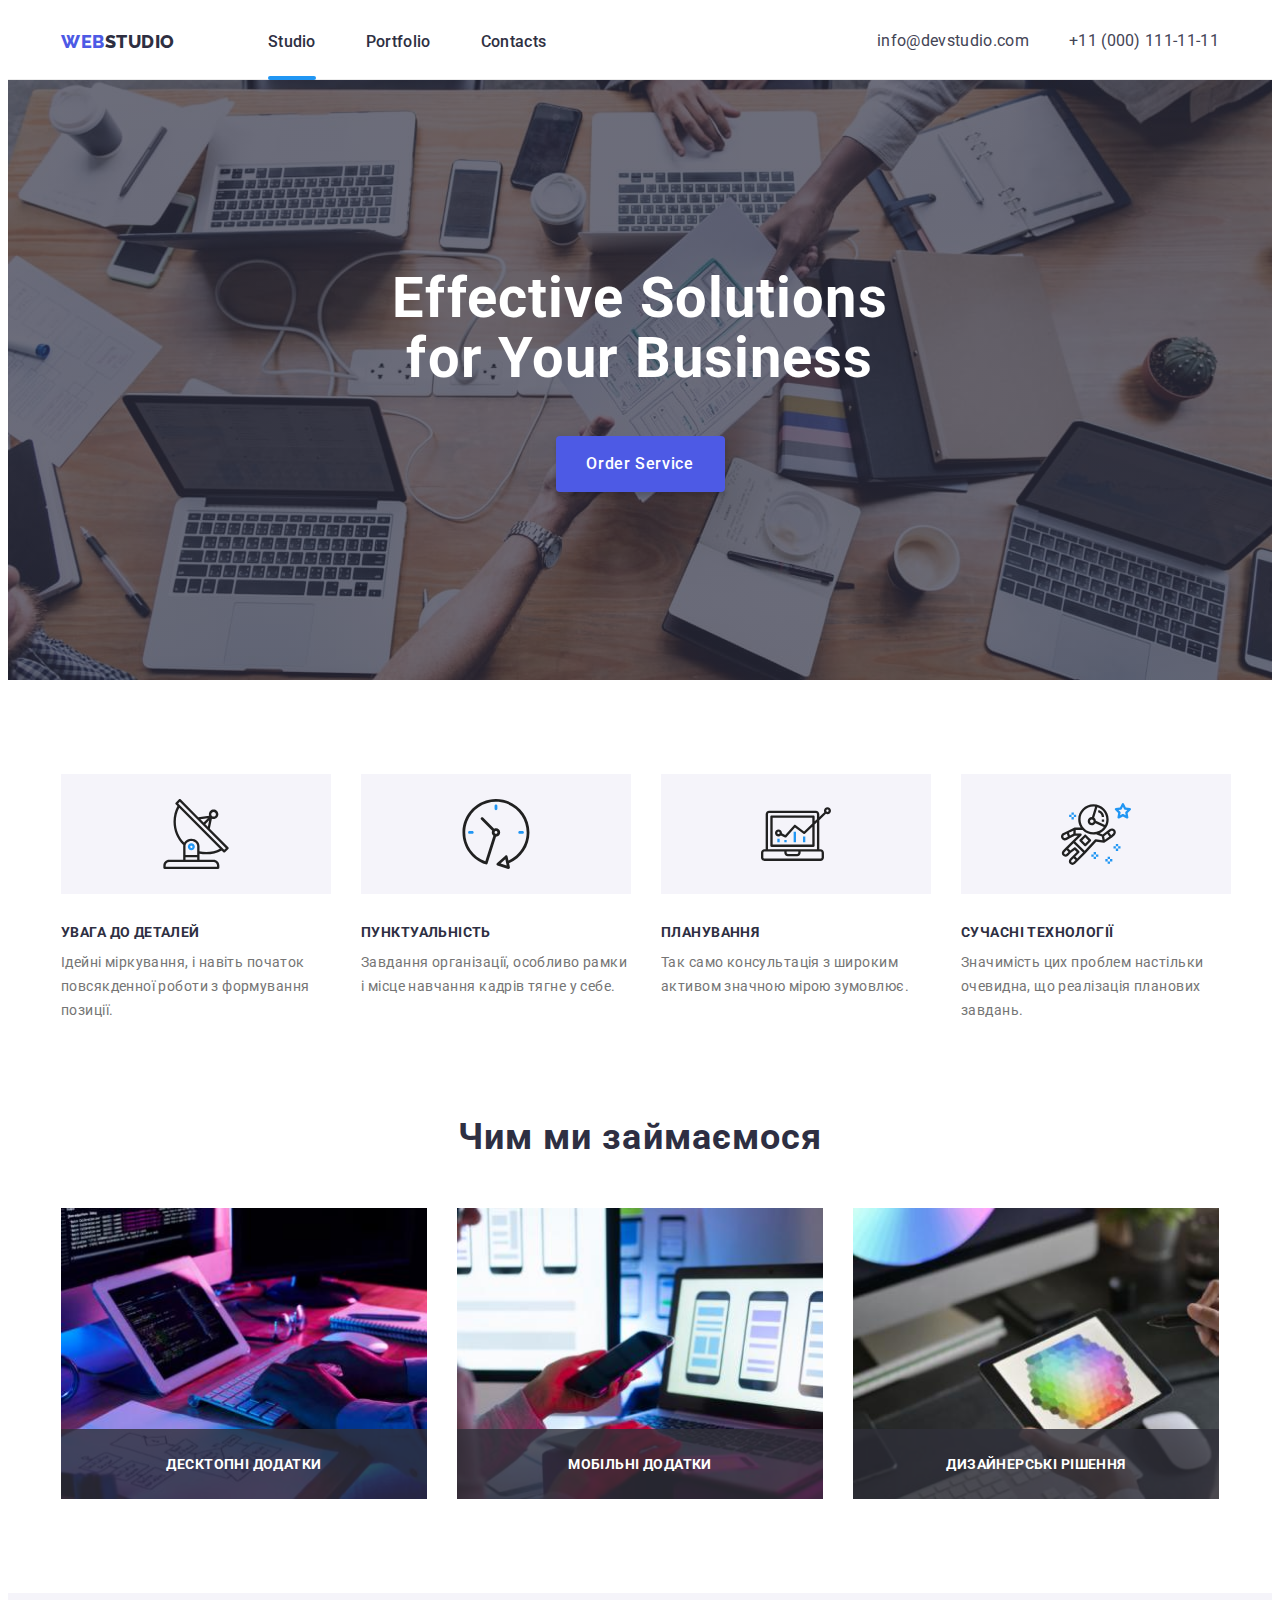
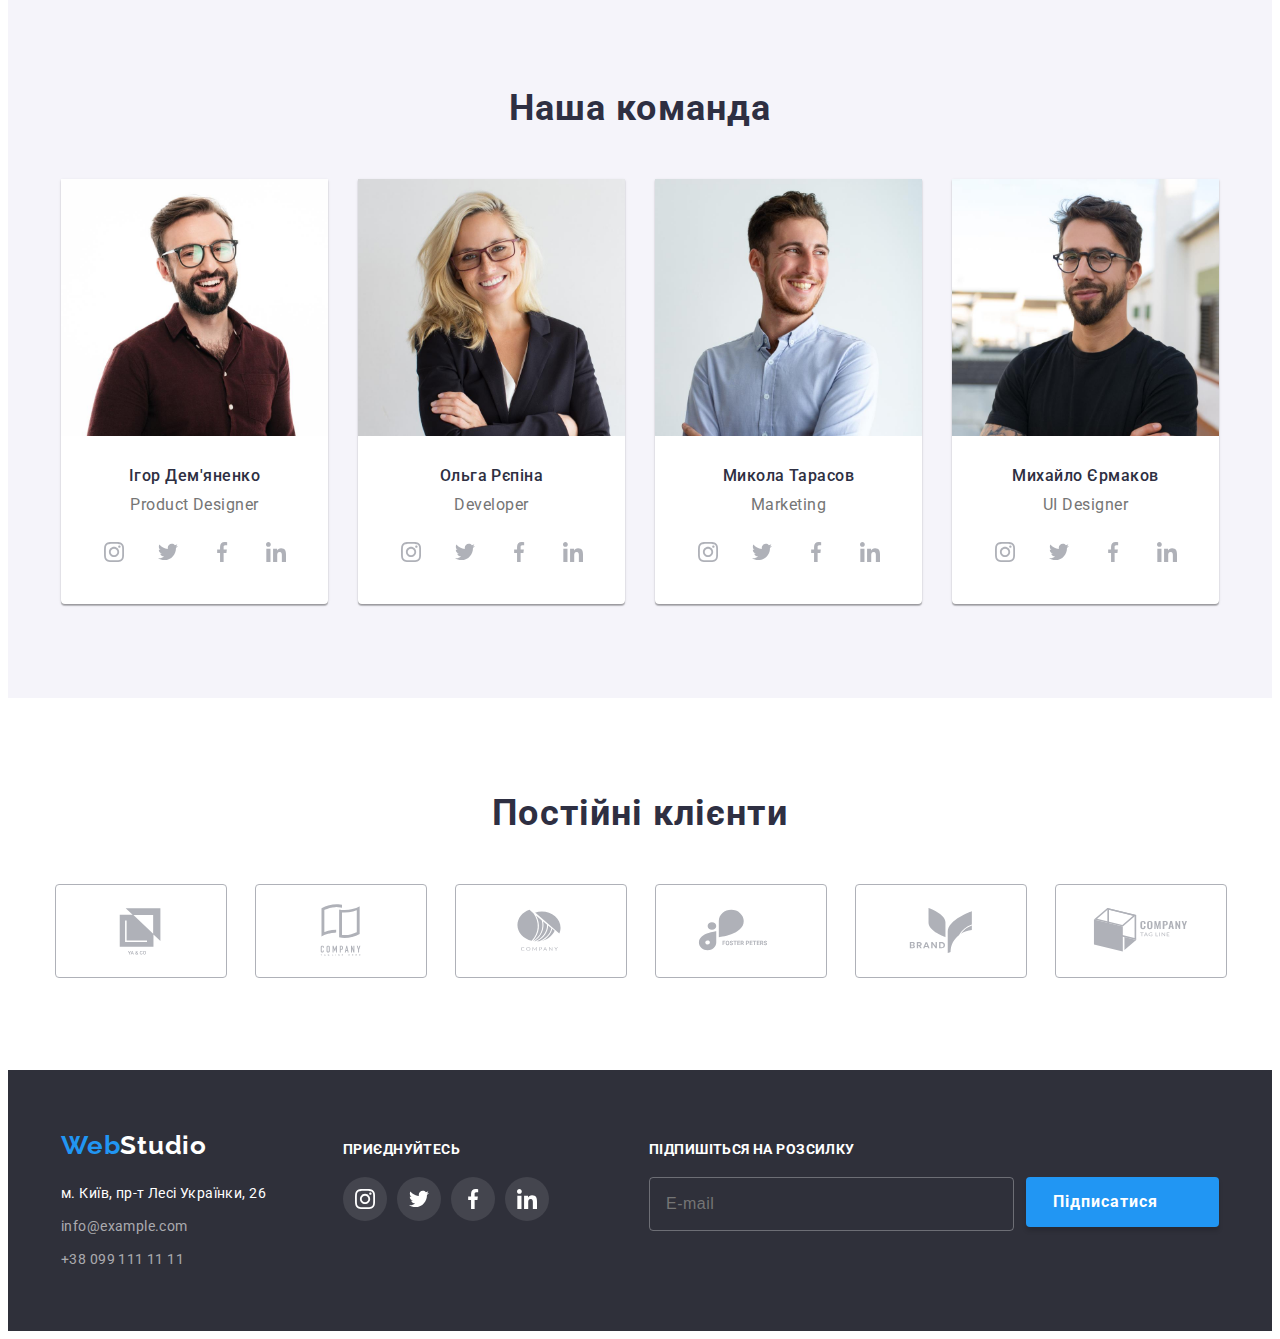
<file: index.html>
<!DOCTYPE html>
<html lang="en">
  <head>
    <meta charset="UTF-8" />
    <meta http-equiv="X-UA-Compatible" content="IE=edge" />
    <meta name="viewport" content="width=device-width, initial-scale=1.0" />
    <title>WebStudio</title>
    <link rel="preconnect" href="https://fonts.googleapis.com" />
    <link rel="preconnect" href="https://fonts.gstatic.com" crossorigin />
    <link
      href="https://fonts.googleapis.com/css2?family=Raleway:wght@800&family=Roboto:wght@400;500;700;900&display=swap"
      rel="stylesheet"
    />
    <link
      rel="stylesheet"
      href="https://cdnjs.cloudflare.com/ajax/libs/modern-normalize/1.1.0/modern-normalize.min.css"
      integrity="sha512-wpPYUAdjBVSE4KJnH1VR1HeZfpl1ub8YT/NKx4PuQ5NmX2tKuGu6U/JRp5y+Y8XG2tV+wKQpNHVUX03MfMFn9Q=="
      crossorigin="anonymous"
      referrerpolicy="no-referrer"
    />
    <link rel="stylesheet" href="./css/styles.css" />
    
  </head>

  <body>
    <header class="header">
      <div class="header__wrap container">
        <!--Site logo-->
        <a href="./index.html" class="logo header__logo"
          ><span class="logo__label">Web</span>Studio</a
        >

        <!--Menu navigation-->
        <nav class="navigation">
          <ul class="navigation__list">
            <li class="navigation__item">
              <a
                href="./index.html"
                class="navigation__link navigation__link--current"
                >Studio</a
              >
            </li>
            <li class="navigation__item">
              <a href="./portfolio.html" class="navigation__link">Portfolio</a>
            </li>
            <li class="navigation__item">
              <a href="#" class="navigation__link">Contacts</a>
            </li>
          </ul>
        </nav>
        <ul class="contact__list">
          <li class="contact__item">
            <a href="mailto:info@devstudio.com" class="contact__link">
              
              info@devstudio.com</a
            >
          </li>
          <li class="contact__item">
            <a href="tel:+110001111111" class="contact__link">
              +11 (000) 111-11-11</a>
          </li>
        </ul>
      </div>
    </header>

    <main>
      <!--Hero-->
      <section class="hero">
        <div class="container">
          <h1 class="hero__title">Effective Solutions for Your Business</h1>

          <button type="button" class="hero__btn" data-modal-open>
            Order Service
          </button>
        </div>
      </section>

      <!--Features-->
      <section class="section">
        <div class="container">
          <h2 class="visually-hidden">Переваги</h2>

          <ul class="features__list">
            <li class="features__item">
              <div class="features__logo-wrap">
                <svg class="features__logo" width="70" height="70">
                  <use href="./images/icons.svg#icon-antenna"></use>
                </svg>
              </div>
              <h3 class="features__title">Увага до деталей</h3>
              <p class="features__text">
                Ідейні міркування, і навіть початок повсякденної роботи з
                формування позиції.
              </p>
            </li>

            <li class="features__item">
              <div class="features__logo-wrap">
                <svg class="features__logo" width="70" height="70">
                  <use href="./images/icons.svg#icon-clock"></use>
                </svg>
              </div>
              <h3 class="features__title">Пунктуальність</h3>
              <p class="features__text">
                Завдання організації, особливо рамки і місце навчання кадрів
                тягне у себе.
              </p>
            </li>

            <li class="features__item">
              <div class="features__logo-wrap">
                <svg class="features__logo" width="70" height="70">
                  <use href="./images/icons.svg#icon-diagram"></use>
                </svg>
              </div>
              <h3 class="features__title">Планування</h3>
              <p class="features__text">
                Так само консультація з широким активом значною мірою зумовлює.
              </p>
            </li>

            <li class="features__item">
              <div class="features__logo-wrap">
                <svg class="features__logo" width="70" height="70">
                  <use href="./images/icons.svg#icon-astronaut"></use>
                </svg>
              </div>
              <h3 class="features__title">Сучасні технології</h3>
              <p class="features__text">
                Значимість цих проблем настільки очевидна, що реалізація
                планових завдань.
              </p>
            </li>
          </ul>
        </div>
      </section>

      <!--Promo-->

      <section class="promo section">
        <div class="container">
          <h2 class="promo__title">Чим ми займаємося</h2>

          <ul class="promo__list">
            <li class="promo__item">
              <img
                src="./images/img1.jpg"
                alt="Desktop"
                width="370"
                height="294"
              />
              <p class="promo_text">Десктопні додатки</p>
            </li>
            <li class="promo__item">
              <img
                src="./images/img2.jpg"
                alt="Mobile app"
                width="370"
                height="294"
              />
              <p class="promo_text">Мобільні додатки</p>
            </li>
            <li class="promo__item">
              <img
                src="./images/img3.jpg"
                alt="Desing"
                width="370"
                height="294"
              />
              <p class="promo_text">Дизайнерські рішення</p>
            </li>
          </ul>
        </div>
      </section>

      <!--Team-->

      <section class="team section">
        <div class="container">
          <h2 class="team__title">Наша команда</h2>

          <ul class="team__list">
            <li class="team__item">
              <img
                src="./images/ihor_demianenko.jpg"
                alt="Ігор Дем'яненко"
                width="270"
                height="260"
              />
              <div class="team__wrap">
                <h3 class="team__name">Ігор Дем'яненко</h3>
                <p class="team__work">Product Designer</p>
                <ul class="socials">
                  <li class="socials__item">
                    <a href="" class="socials__link"
                      ><svg class="socials__icon" width="20" height="20">
                        <use
                          href="./images/icons.svg#icon-instagram"
                        ></use></svg></a>
                  </li>
                  <li class="socials__item">
                    <a href="" class="socials__link"
                      ><svg class="socials__icon" width="20" height="20">
                        <use href="./images/icons.svg#icon-twitter"></use></svg></a>
                  </li>
                  <li class="socials__item">
                    <a href="" class="socials__link"
                      ><svg class="socials__icon" width="20" height="20">
                        <use href="./images/icons.svg#icon-facebook"></use></svg></a>
                  </li>
                  <li class="socials__item">
                    <a href="" class="socials__link"
                      ><svg class="socials__icon" width="20" height="20">
                        <use href="./images/icons.svg#icon-linkedin"></use></svg></a>
                  </li>
                </ul>
              </div>
            </li>

            <li class="team__item">
              <img
                src="./images/olha_repina.jpg"
                alt="Ольга Рєпіна"
                width="270"
                height="260"
              />
              <div class="team__wrap">
                <h3 class="team__name">Ольга Рєпіна</h3>
                <p class="team__work">Developer</p>
                <ul class="socials">
                  <li class="socials__item">
                    <a href="" class="socials__link"
                      ><svg class="socials__icon" width="20" height="20">
                        <use
                          href="./images/icons.svg#icon-instagram"
                        ></use></svg></a>
                  </li>
                  <li class="socials__item">
                    <a href="" class="socials__link"
                      ><svg class="socials__icon" width="20" height="20">
                        <use href="./images/icons.svg#icon-twitter"></use></svg></a>
                  </li>
                  <li class="socials__item">
                    <a href="" class="socials__link"
                      ><svg class="socials__icon" width="20" height="20">
                        <use href="./images/icons.svg#icon-facebook"></use></svg></a>
                  </li>
                  <li class="socials__item">
                    <a href="" class="socials__link"
                      ><svg class="socials__icon" width="20" height="20">
                        <use href="./images/icons.svg#icon-linkedin"></use></svg></a>
                  </li>
                </ul>
              </div>
            </li>

            <li class="team__item">
              <img
                src="./images/nikolai_tarasov.jpg"
                alt="Микола Тарасов"
                width="270"
                height="260"
              />
              <div class="team__wrap">
                <h3 class="team__name">Микола Тарасов</h3>
                <p class="team__work">Marketing</p>
                <ul class="socials">
                  <li class="socials__item">
                    <a href="" class="socials__link"
                      ><svg class="socials__icon" width="20" height="20">
                        <use
                          href="./images/icons.svg#icon-instagram"
                        ></use></svg></a>
                  </li>
                  <li class="socials__item">
                    <a href="" class="socials__link"
                      ><svg class="socials__icon" width="20" height="20">
                        <use href="./images/icons.svg#icon-twitter"></use></svg></a>
                  </li>
                  <li class="socials__item">
                    <a href="" class="socials__link"
                      ><svg class="socials__icon" width="20" height="20">
                        <use href="./images/icons.svg#icon-facebook"></use></svg></a>
                  </li>
                  <li class="socials__item">
                    <a href="" class="socials__link"
                      ><svg class="socials__icon" width="20" height="20">
                        <use href="./images/icons.svg#icon-linkedin"></use></svg></a>
                  </li>
                </ul>
              </div>
            </li>

            <li class="team__item">
              <img
                src="./images/mikhail_ermakov.jpg"
                alt="Михайло Єрмаков"
                width="270"
                height="260"
              />
              <div class="team__wrap">
                <h3 class="team__name">Михайло Єрмаков</h3>
                <p class="team__work">UI Designer</p>
                <ul class="socials">
                  <li class="socials__item">
                    <a href="" class="socials__link"
                      ><svg class="socials__icon" width="20" height="20">
                        <use
                          href="./images/icons.svg#icon-instagram"
                        ></use></svg></a>
                  </li>
                  <li class="socials__item">
                    <a href="" class="socials__link"
                      ><svg class="socials__icon" width="20" height="20">
                        <use href="./images/icons.svg#icon-twitter"></use></svg></a>
                  </li>
                  <li class="socials__item">
                    <a href="" class="socials__link"
                      ><svg class="socials__icon" width="20" height="20">
                        <use href="./images/icons.svg#icon-facebook"></use></svg></a>
                  </li>
                  <li class="socials__item">
                    <a href="" class="socials__link"
                      ><svg class="socials__icon" width="20" height="20">
                        <use href="./images/icons.svg#icon-linkedin"></use></svg></a>
                  </li>
                </ul>
              </div>
            </li>
          </ul>
        </div>
      </section>

      <!-- Clients -->

      <section class="clients section">
        <div class="container">
          <h2 class="clients__title">Постійні клієнти</h2>

          <ul class="clients__list">
            <li class="clients__item">
              <a href="#" class="clients__link">
                <svg class="clients-icon" width="106" height="60">
                  <use href="./images/icons.svg#icon-client1"></use>
                </svg>
              </a>
            </li>

            <li class="clients__item">
              <a href="#" class="clients__link">
                <svg class="clients-icon" width="106" height="60">
                  <use href="./images/icons.svg#icon-client2"></use>
                </svg>
              </a>
            </li>

            <li class="clients__item">
              <a href="#" class="clients__link">
                <svg class="clients-icon" width="106" height="60">
                  <use href="./images/icons.svg#icon-client3"></use>
                </svg>
              </a>
            </li>

            <li class="clients__item">
              <a href="#" class="clients__link">
                <svg class="clients-icon" width="106" height="60">
                  <use href="./images/icons.svg#icon-client4"></use>
                </svg>
              </a>
            </li>

            <li class="clients__item">
              <a href="#" class="clients__link">
                <svg class="clients-icon" width="106" height="60">
                  <use href="./images/icons.svg#icon-client5"></use>
                </svg>
              </a>
            </li>

            <li class="clients__item">
              <a href="#" class="clients__link">
                <svg class="clients-icon" width="106" height="60">
                  <use href="./images/icons.svg#icon-client6"></use>
                </svg>
              </a>
            </li>
          </ul>
        </div>
      </section>
    </main>

    <footer class="footer">
      <div class="container footer__wrap">
        <div class="contacts">
          <!--Site logo-->
          <a href="./index.html" class="contacts__logo"
            ><span class="contacts__label">Web</span>Studio</a
          >

          <address class="contacts__adsress">
            <ul class="contacts__list">
              <li class="contacts__item">
                <a
                  href="https://www.google.com.ua/maps/place/%D0%B1%D1%83%D0%BB%D1%8C%D0%B2%D0%B0%D1%80+%D0%9B%D0%B5%D1%81%D1%96+%D0%A3%D0%BA%D1%80%D0%B0%D1%97%D0%BD%D0%BA%D0%B8,+26,+%D0%9A%D0%B8%D1%97%D0%B2,+02000/@50.4265841,30.5361971,17z/data=!3m1!4b1!4m5!3m4!1s0x40d4cf0e033ecbe9:0x57a4dffefec77da0!8m2!3d50.4265807!4d30.5383858?hl=uk"
                  target="_blank"
                  rel="noopener noreferrer nofollow"
                  class="contacts__link"
                  >м. Київ, пр-т Лесі Українки, 26</a
                >
              </li>
              <li class="contacts__item">
                <a
                  href="mailto:info@example.com"
                  class="contacts__link contacts__link--grey"
                  >info@example.com</a
                >
              </li>
              <li class="contacts__item">
                <a
                  href="tel:+380991111111"
                  class="contacts__link contacts__link--grey"
                  >+38 099 111 11 11</a
                >
              </li>
            </ul>
          </address>
        </div>

        <div class="social">
          <h3 class="social__title">приєднуйтесь</h3>
          <ul class="social__list">
            <li class="social__item">
              <a href="" class="social__link"
                ><svg class="social__icon" width="20" height="20">
                  <use href="./images/icons.svg#icon-instagram"></use></svg></a>
            </li>
            <li class="social__item">
              <a href="" class="social__link"
                ><svg class="social__icon" width="20" height="20">
                  <use href="./images/icons.svg#icon-twitter"></use></svg></a>
            </li>
            <li class="social__item">
              <a href="" class="social__link"
                ><svg class="social__icon" width="20" height="20">
                  <use href="./images/icons.svg#icon-facebook"></use></svg></a>
            </li>
            <li class="social__item">
              <a href="" class="social__link"
                ><svg class="social__icon" width="20" height="20">
                  <use href="./images/icons.svg#icon-linkedin"></use></svg></a>
            </li>
          </ul>
        </div>

        <div class="subscription">
          <p class="subscription__title">Підпишіться на розсилку</p>
          <div class="subscription__wrap">
            <form name="subscription" class="subscription__form">
              <label
                name="subscription-form"
                for="subscription__input"
                class="subscription__label"
              ></label>
              <input
                id="subscription__input"
                type="email"
                class="subscription__input"
                name="subscription__input"
                placeholder="E-mail"
                required
              />
              <button type="submit" class="subscription-btn">
                Підписатися<svg
                  class="subscription-btn__icon"
                  width="24"
                  height="24"
                >
                  <use href="./images/icons.svg#icon-send"></use>
                </svg>
              </button>
            </form>
          </div>
        </div>
      </div>
    </footer>

    <div class="backdrop is-hidden" data-modal>
      <div class="modal">
        <button type="button" class="modal-close" data-modal-close>
          <svg class="modal-close-icon" width="18" height="18">
            <use href="./images/icons.svg#icon-close"></use>
          </svg>
        </button>

        <p class="modal-title">Залиште свої дані, ми вам передзвонимо</p>

        <form class="modal-form">
          <div class="input-field">
            <label for="user-name" class="input-title">Ім'я</label>
            <div class="input-wrap">
              <input
                type="text"
                class="form-input"
                name="user-name"
                id="user-name"
                required
              />
              <svg class="input-icon" width="18" height="18">
                <use href="./images/icons.svg#icon-person"></use>
              </svg>
            </div>
          </div>

          <div class="input-field">
            <label for="user-tel" class="input-title">Телефон</label>
            <div class="input-wrap">
              <input
                type="tel"
                minlength="10"
                class="form-input"
                name="user-tel"
                id="user-tel"
                required
              />
              <svg class="input-icon" width="18" height="18">
                <use href="./images/icons.svg#icon-phone"></use>
              </svg>
            </div>
          </div>
          <div class="input-field">
            <label for="user-email" class="input-title">Пошта</label>
            <div class="input-wrap">
              <input
                type="email"
                class="form-input"
                name="user-email"
                id="user-email"
                required
              />
              <svg class="input-icon" width="18" height="18">
                <use href="./images/icons.svg#icon-email"></use>
              </svg>
            </div>
          </div>

          <div class="input-field">
            <label for="user-comment" class="input-title">Коментар</label>
            <textarea
              name="user-comment"
              id="user-comment"
              class="modal-text"
              placeholder="Введіть текст"
            ></textarea>
          </div>

          <div class="input-field">
            <input
              type="checkbox"
              class="input-check visually-hidden"
              name="user-policy"
              id="user-policy"
              value="true"
              required
            />
            <label for="user-policy" class="check-text">
              <span>
                <svg class="check-icon" width="16" height="15">
                  <use href="./images/icons.svg#icon-check"></use>
                </svg>
              </span>
              Погоджуюся з розсилкою та приймаю
              <a href="#" class="user-policy-link">Умови договору</a></label
            >
          </div>

          <button type="submit" class="submit-input-btn">Відправити</button>
        </form>
      </div>
    </div>
    <script src="./js/modal.js"></script>
  </body>
</html>
</file>
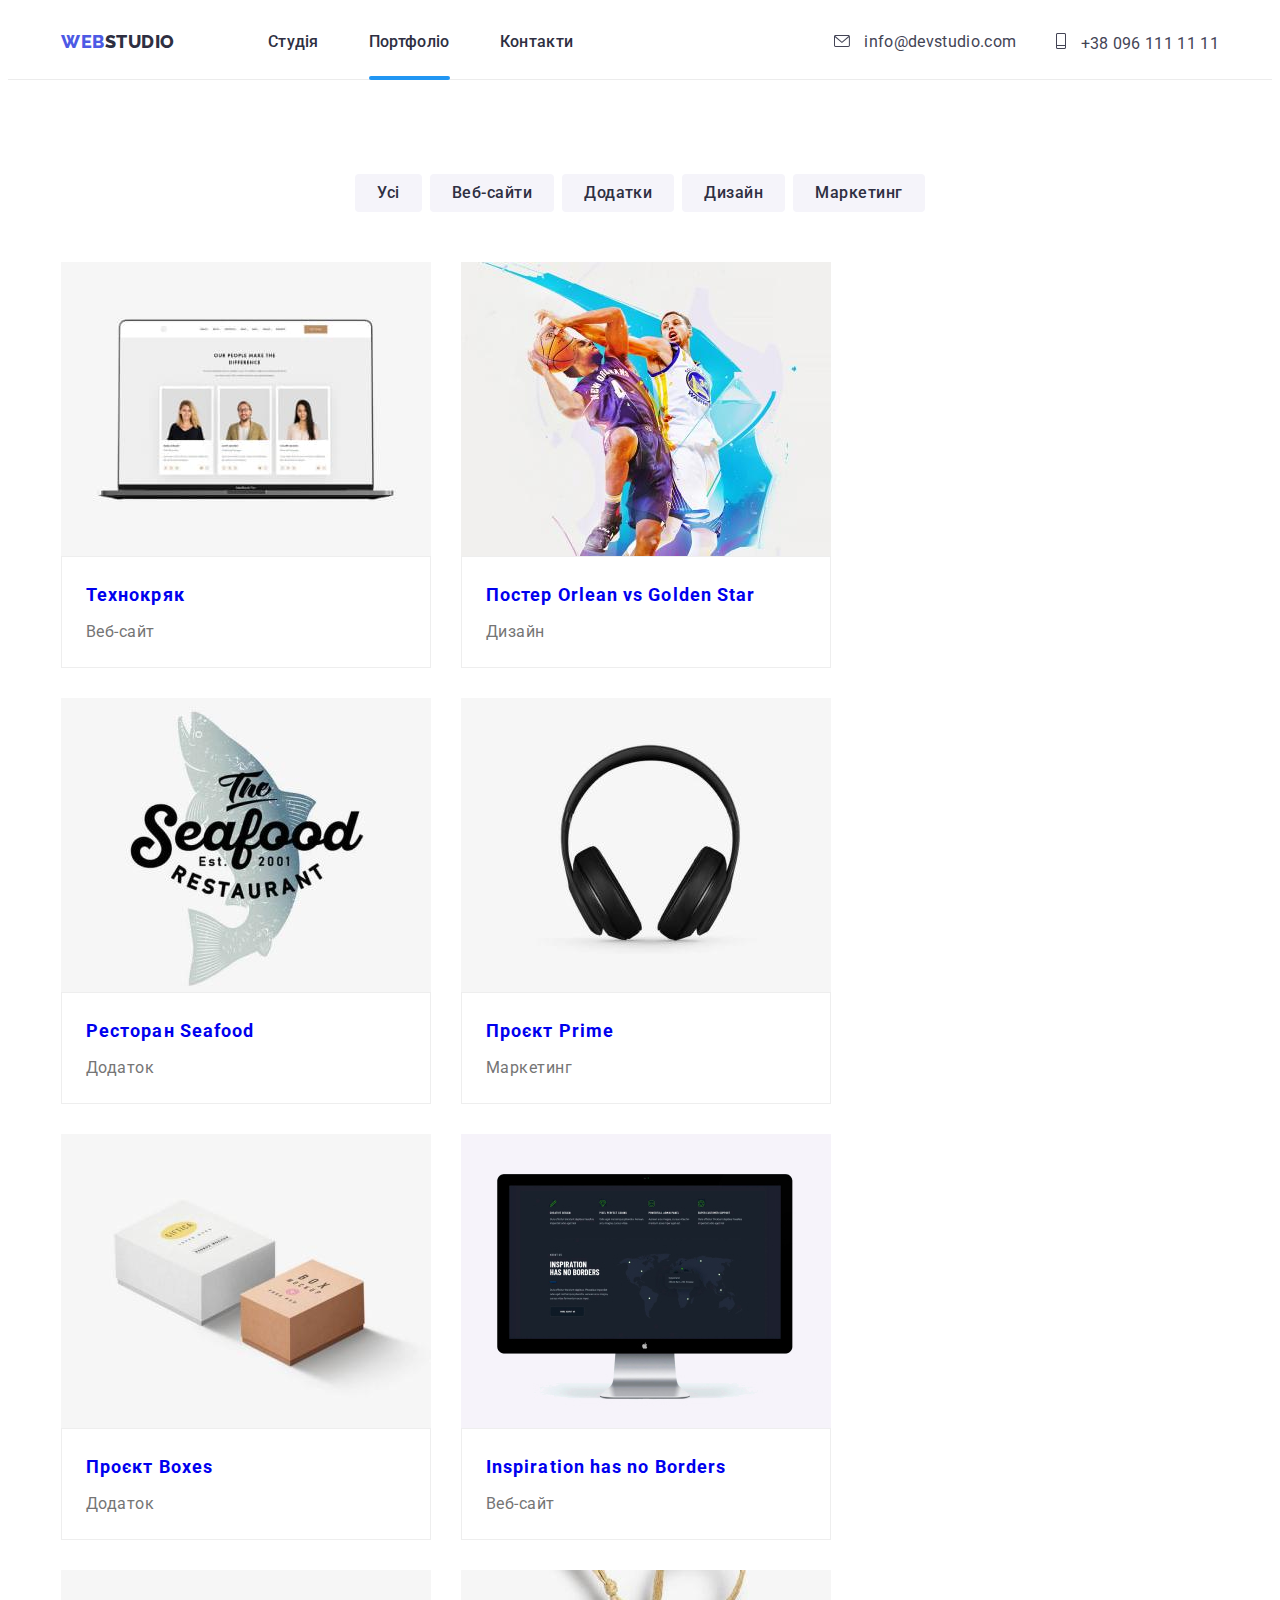
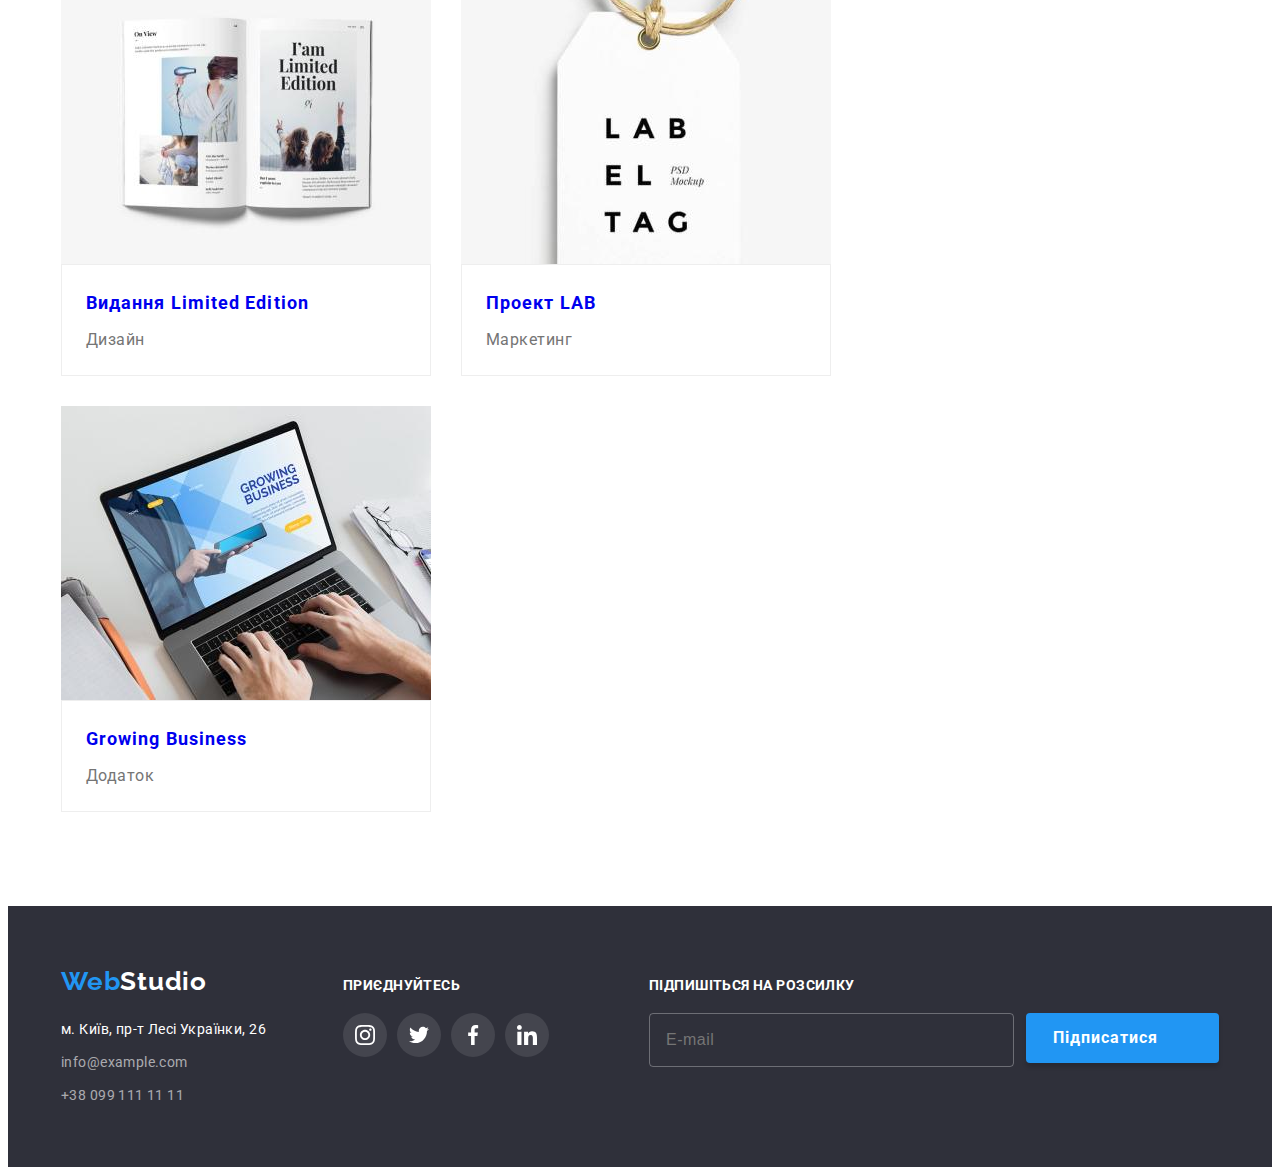
<file: portfolio.html>
<!DOCTYPE html>
<html lang="uk">
  <head>
    <meta charset="UTF-8" />
    <meta http-equiv="X-UA-Compatible" content="IE=edge" />
    <meta name="viewport" content="width=device-width, initial-scale=1.0" />
    <title>Портфоліо</title>
    <link rel="preconnect" href="https://fonts.googleapis.com" />
    <link rel="preconnect" href="https://fonts.gstatic.com" crossorigin />
    <link
      href="https://fonts.googleapis.com/css2?family=Raleway:wght@700&family=Roboto:wght@400;500;700;900&display=swap"
      rel="stylesheet"
    />
    <link
      rel="stylesheet"
      href="https://cdnjs.cloudflare.com/ajax/libs/modern-normalize/1.1.0/modern-normalize.min.css"
      integrity="sha512-wpPYUAdjBVSE4KJnH1VR1HeZfpl1ub8YT/NKx4PuQ5NmX2tKuGu6U/JRp5y+Y8XG2tV+wKQpNHVUX03MfMFn9Q=="
      crossorigin="anonymous"
      referrerpolicy="no-referrer"
    />
    <link rel="stylesheet" href="./css/styles.css" />
  </head>
  <body>
    <header class="header">
      <div class="header__wrap container">
        <!--Site logo-->
        <a href="./index.html" class="logo header__logo"
          ><span class="logo__label">Web</span>Studio</a
        >

        <!--Menu navigation-->
        <nav class="navigation">
          <ul class="navigation__list">
            <li class="navigation__item">
              <a href="./index.html" class="navigation__link">Студія</a>
            </li>
            <li class="navigation__item">
              <a
                href="./portfolio.html"
                class="navigation__link navigation__link--current"
                >Портфоліо</a
              >
            </li>
            <li class="navigation__item">
              <a href="#" class="navigation__link">Контакти</a>
            </li>
          </ul>
        </nav>
        <ul class="contact__list">
          <li class="contact__item">
            <a href="mailto:info@devstudio.com" class="contact__link">
              <svg class="contact__icon contact__icon--envelope">
                <use
                  href="./images/icons.svg#icon-envelope"
                  width="16"
                  height="12"
                ></use>
              </svg>
              info@devstudio.com</a
            >
          </li>
          <li class="contact__item">
            <a href="tel:+380961111111" class="contact__link">
              <svg
                class="contact__icon contact__icon--smartphone"
                width="10"
                height="16"
              >
                <use href="./images/icons.svg#icon-smartphone"></use>
              </svg>
              +38 096 111 11 11</a
            >
          </li>
        </ul>
      </div>
    </header>

    <main>
      <section class="section">
        <div class="container">
          <h1 class="visually-hidden">Портфоліо</h1>

          <!-- Filters -->

          <ul class="filters__list">
            <li class="filters__item">
              <button type="button" class="filters__btn">Усі</button>
            </li>
            <li class="filters__item">
              <button type="button" class="filters__btn">Веб-сайти</button>
            </li>
            <li class="filters__item">
              <button type="button" class="filters__btn">Додатки</button>
            </li>
            <li class="filters__item">
              <button type="button" class="filters__btn">Дизайн</button>
            </li>
            <li class="filters__item">
              <button type="button" class="filters__btn">Маркетинг</button>
            </li>
          </ul>

          <!-- Sample work -->

          <ul class="sample__list">
            <li class="sample__item">
              <a href="" class="sample__link">
                <div class="sample__wrap">
                  <img
                    src="./images/img4.jpg"
                    alt="Ноутбук, на якому відкрито сайт"
                    width="370"
                    height="294"
                  />
                  <p class="sample__text">
                    Ресурс пропонує комплексні пропозиції з різним рівнем
                    функціоналу та сервісів. Все це дозволить відвідувачу
                    отримати вичерпні відомості про компанію чи приватну особу.
                  </p>
                </div>

                <div class="sample__div">
                  <h2 class="sample_name">Технокряк</h2>
                  <p class="sample_type">Веб-сайт</p>
                </div>
              </a>
            </li>

            <li class="sample__item">
              <a href="" class="sample__link">
                <div class="sample__wrap">
                  <img
                    src="./images/img5.jpg"
                    alt="Постер з баскетболістами"
                    width="370"
                    height="294"
                  />
                  <p class="sample__text">
                    Ресурс пропонує комплексні пропозиції з різним рівнем
                    функціоналу та сервісів. Все це дозволить відвідувачу
                    отримати вичерпні відомості про компанію чи приватну особу.
                  </p>
                </div>

                <div class="sample__div">
                  <h2 class="sample_name">Постер Orlean vs Golden Star</h2>
                  <p class="sample_type">Дизайн</p>
                </div>
              </a>
            </li>

            <li class="sample__item">
              <a href="" class="sample__link">
                <div class="sample__wrap">
                  <img
                    src="./images/img6.jpg"
                    alt="Логотип застосунку ресторана"
                    width="370"
                    height="294"
                  />
                  <p class="sample__text">
                    Ресурс пропонує комплексні пропозиції з різним рівнем
                    функціоналу та сервісів. Все це дозволить відвідувачу
                    отримати вичерпні відомості про компанію чи приватну особу.
                  </p>
                </div>

                <div class="sample__div">
                  <h2 class="sample_name">
                    Ресторан <span lang="en">Seafood</span>
                  </h2>
                  <p class="sample_type">Додаток</p>
                </div>
              </a>
            </li>

            <li class="sample__item">
              <a href="" class="sample__link">
                <div class="sample__wrap">
                  <img
                    src="./images/img7.jpg"
                    alt="Навушники"
                    width="370"
                    height="294"
                  />
                  <p class="sample__text">
                    Ресурс пропонує комплексні пропозиції з різним рівнем
                    функціоналу та сервісів. Все це дозволить відвідувачу
                    отримати вичерпні відомості про компанію чи приватну особу.
                  </p>
                </div>

                <div class="sample__div">
                  <h2 class="sample_name">
                    Проєкт <span lang="en">Prime</span>
                  </h2>
                  <p class="sample_type">Маркетинг</p>
                </div>
              </a>
            </li>

            <li class="sample__item">
              <a href="" class="sample__link">
                <div class="sample__wrap">
                  <img
                    src="./images/img8.jpg"
                    alt="Дві коробки"
                    width="370"
                    height="294"
                  />
                  <p class="sample__text">
                    Ресурс пропонує комплексні пропозиції з різним рівнем
                    функціоналу та сервісів. Все це дозволить відвідувачу
                    отримати вичерпні відомості про компанію чи приватну особу.
                  </p>
                </div>

                <div class="sample__div">
                  <h2 class="sample_name">
                    Проєкт <span lang="en">Boxes</span>
                  </h2>
                  <p class="sample_type">Додаток</p>
                </div>
              </a>
            </li>

            <li class="sample__item">
              <a href="" class="sample__link">
                <div class="sample__wrap">
                  <img
                    src="./images/img9.jpg"
                    alt="Монітор, на якому відкрито сайт"
                    width="370"
                    height="294"
                  />
                  <p class="sample__text">
                    Ресурс пропонує комплексні пропозиції з різним рівнем
                    функціоналу та сервісів. Все це дозволить відвідувачу
                    отримати вичерпні відомості про компанію чи приватну особу.
                  </p>
                </div>

                <div class="sample__div">
                  <h2 class="sample_name">
                    <span lang="en">Inspiration has no Borders</span>
                  </h2>
                  <p class="sample_type">Веб-сайт</p>
                </div>
              </a>
            </li>

            <li class="sample__item">
              <a href="" class="sample__link">
                <div class="sample__wrap">
                  <img
                    src="./images/img10.jpg"
                    alt="Відкрита книга"
                    width="370"
                    height="294"
                  />
                  <p class="sample__text">
                    Ресурс пропонує комплексні пропозиції з різним рівнем
                    функціоналу та сервісів. Все це дозволить відвідувачу
                    отримати вичерпні відомості про компанію чи приватну особу.
                  </p>
                </div>

                <div class="sample__div">
                  <h2 class="sample_name">
                    Видання <span lang="en">Limited Edition</span>
                  </h2>
                  <p class="sample_type">Дизайн</p>
                </div>
              </a>
            </li>

            <li class="sample__item">
              <a href="" class="sample__link">
                <div class="sample__wrap">
                  <img
                    src="./images/img11.jpg"
                    alt="Бірочка на мотузку с написом"
                    width="370"
                    height="294"
                  />
                  <p class="sample__text">
                    Ресурс пропонує комплексні пропозиції з різним рівнем
                    функціоналу та сервісів. Все це дозволить відвідувачу
                    отримати вичерпні відомості про компанію чи приватну особу.
                  </p>
                </div>

                <div class="sample__div">
                  <h2 class="sample_name">Проект <span lang="en">LAB</span></h2>
                  <p class="sample_type">Маркетинг</p>
                </div>
              </a>
            </li>

            <li class="sample__item">
              <a href="" class="sample__link">
                <div class="sample__wrap">
                  <img
                    src="./images/img12.jpg"
                    alt="Ноутбук, на якому відкрито сайт"
                    width="370"
                    height="294"
                  />
                  <p class="sample__text">
                    Ресурс пропонує комплексні пропозиції з різним рівнем
                    функціоналу та сервісів. Все це дозволить відвідувачу
                    отримати вичерпні відомості про компанію чи приватну особу.
                  </p>
                </div>

                <div class="sample__div">
                  <h2 class="sample_name">
                    <span lang="en">Growing Business</span>
                  </h2>
                  <p class="sample_type">Додаток</p>
                </div>
              </a>
            </li>
          </ul>
        </div>
      </section>
    </main>

    <footer class="footer">
      <div class="container footer__wrap">
        <div class="contacts">
          <!--Site logo-->
          <a href="./index.html" class="contacts__logo"
            ><span class="contacts__label">Web</span>Studio</a
          >

          <address class="contacts__adsress">
            <ul class="contacts__list">
              <li class="contacts__item">
                <a
                  href="https://www.google.com.ua/maps/place/%D0%B1%D1%83%D0%BB%D1%8C%D0%B2%D0%B0%D1%80+%D0%9B%D0%B5%D1%81%D1%96+%D0%A3%D0%BA%D1%80%D0%B0%D1%97%D0%BD%D0%BA%D0%B8,+26,+%D0%9A%D0%B8%D1%97%D0%B2,+02000/@50.4265841,30.5361971,17z/data=!3m1!4b1!4m5!3m4!1s0x40d4cf0e033ecbe9:0x57a4dffefec77da0!8m2!3d50.4265807!4d30.5383858?hl=uk"
                  target="_blank"
                  rel="noopener noreferrer nofollow"
                  class="contacts__link"
                  >м. Київ, пр-т Лесі Українки, 26</a
                >
              </li>
              <li class="contacts__item">
                <a
                  href="mailto:info@example.com"
                  class="contacts__link contacts__link--grey"
                  >info@example.com</a
                >
              </li>
              <li class="contacts__item">
                <a
                  href="tel:+380991111111"
                  class="contacts__link contacts__link--grey"
                  >+38 099 111 11 11</a
                >
              </li>
            </ul>
          </address>
        </div>

        <div class="social">
          <h3 class="social__title">приєднуйтесь</h3>
          <ul class="social__list">
            <li class="social__item">
              <a href="" class="social__link"
                ><svg class="social__icon" width="20" height="20">
                  <use href="./images/icons.svg#icon-instagram"></use></svg></a>
            </li>
            <li class="social__item">
              <a href="" class="social__link"
                ><svg class="social__icon" width="20" height="20">
                  <use href="./images/icons.svg#icon-twitter"></use></svg></a>
            </li>
            <li class="social__item">
              <a href="" class="social__link"
                ><svg class="social__icon" width="20" height="20">
                  <use href="./images/icons.svg#icon-facebook"></use></svg></a>
            </li>
            <li class="social__item">
              <a href="" class="social__link"
                ><svg class="social__icon" width="20" height="20">
                  <use href="./images/icons.svg#icon-linkedin"></use></svg></a>
            </li>
          </ul>
        </div>

        <div class="subscription">
          <p class="subscription__title">Підпишіться на розсилку</p>
          <div class="subscription__wrap">
            <form name="subscription" class="subscription__form">
              <label
                name="subscription-form"
                for="subscription__input"
                class="subscription__label"
              ></label>
              <input
                id="subscription__input"
                type="email"
                class="subscription__input"
                name="subscription__input"
                placeholder="E-mail"
                required
              />
              <button type="submit" class="subscription-btn">
                Підписатися<svg
                  class="subscription-btn__icon"
                  width="24"
                  height="24"
                >
                  <use href="./images/icons.svg#icon-send"></use>
                </svg>
              </button>
            </form>
          </div>
        </div>
      </div>
    </footer>
  </body>
</html>
</file>
<file: css/styles.css>
:root {
    --primary-brand: #4d5ae5;
    --dark: #2E2F42;
    --text-color: #434455;

    --hover-color: #2196F3;
    --grey-color: #757575;
    --white-color: #fff;
    --lite-grey-color: #f5f4fa;

}

body {
    font-family: 'Roboto', sans-serif;
    color: var(--dark);

}

p,
h1,
h2,
h3,
h4,
h5,
h6 {
    margin: 0;
    padding: 0;
}

ul {
    margin: 0;
    padding-left: 0;
}

img {
    display: block;
    max-width: 100%;
    height: auto;
}


.section {
    padding-top: 94px;
    padding-bottom: 94px;

}

.li {
    list-style: none;
    text-align: center;

}

.visually-hidden {
    position: absolute;
    white-space: nowrap;
    width: 1px;
    height: 1px;
    overflow: hidden;
    border: 0;
    padding: 0;
    clip: rect(0 0 0 0);
    clip-path: inset(50%);
    margin: -1px;
}

.container {
    width: 1158px;
    padding-left: 15px;
    padding-right: 15px;
    margin: 0 auto;

}

.header {
    padding-top: 24px;
    padding-bottom: 28px;
    border-bottom-width: 1px;
    border-bottom-style: solid;
    border-bottom-color: rgb(236, 236, 236)
}

.header__wrap {
    display: flex;
    align-items: center;



}

.logo {
    font-family: 'Raleway', sans-serif;
    font-weight: 800;
    font-size: 18px;
    line-height: calc(18/24);
    letter-spacing: 0.03em;
    text-decoration: none;
    text-transform: uppercase;
    color: var(--dark-color);
    margin-right: 93px;


}

.header__logo {
    color: var(--dark-color);
}

.logo__label {
    color: var(--primary-brand);
}

/* Menu navigation */

.navigation__list {
    display: flex;
    align-items: center;

    list-style: none;
    text-align: center;
}

.navigation__item {
    position: relative;
    margin-right: 50px;

}

.navigation__item:last-child {
    margin-right: 0;
}


.navigation__link {
    font-weight: 500;
    font-size: 16px;
    line-height: calc(16/24);
    letter-spacing: 0.02em;
    text-decoration: none;
    color: var(--dark);

    transition: color 250ms cubic-bezier(0.4, 0, 0.2, 1);

}

.navigation__link:visited,
{
color: var(--title-color);
}

.navigation__list,
.navigation__list:visited {
    color: var(--dark-color);
}

.navigation__link:hover,
.navigation__link:focus {
    color: var(--hover-color);
}

.navigation__link--current::after {
    content: "";
    display: block;
    width: 100%;
    height: 4px;
    background-color: var(--hover-color);
    border-radius: 2px;

    position: absolute;
    bottom: -29px;
    left: 0;
}

.contact__list {

    display: flex;
    align-items: center;

    list-style: none;
    text-align: center;

    margin-left: auto;
}

.contact__item {
    display: flex;
    align-items: center;
    justify-content: center;
    margin-left: 40px;
    margin-right: 0;
}

.contact__item:first-child {
    margin-left: 0;

}

.contact__link {
    font-weight: 400;
    font-size: 16px;
    line-height: calc(16/24);
    letter-spacing: 0.02em;
    text-decoration: none;
    color: var(--text-color);

    transition: color 250ms cubic-bezier(0.4, 0, 0.2, 1);

}


.contact__link:hover,
.contact__link:focus {
    color: var(--hover-color);

}



.contact__icon {
    fill: currentColor;
    margin-right: 10px;


}

.contact__icon--envelope {
    width: 16px;
    height: 12px;

}

.contact__icon--smartphone {
    width: 10px;
    height: 16px;
}


/*Hero*/

.hero {
    max-width: 1440px;


    background-color: #2F303A;
    background-image: linear-gradient(rgba(46, 47, 66, 0.7),
            rgba(46, 47, 66, 0.7)), url(../images/people-office-1.jpg);
    background-repeat: no-repeat;
    background-position: center;
    background-size: 1440px;


    margin: 0 auto;
    text-align: center;
    padding-top: 188px;
    padding-bottom: 188px;
}

.hero__title {
    font-family: 'Roboto';
    font-style: normal;
    font-weight: 700;
    font-size: 56px;
    line-height: calc(60/56);
    text-align: center;
    letter-spacing: 0.02em;
    color: var(--white-color);

    max-width: 496px;


    margin-left: auto;
    margin-right: auto;

}

.hero__btn {
    font-family: 'Roboto';
    font-style: normal;
    font-weight: 500;
    font-size: 16px;
    line-height: calc(24/16);
    letter-spacing: 0.04em;
    text-align: center;
    color: var(--white-color);
    background-color: var(--primary-brand);
    border: none;
    cursor: pointer;

    min-width: 169px;
    height: 56px;
    box-shadow: 0px 4px 4px rgba(0, 0, 0, 0.15);
    border-radius: 4px;
    margin-top: 48px;
    margin-left: auto;
    margin-right: auto;
    padding-left: 10px;
    padding-right: 10px;
}

/* Filters*/

.filters__list {
    display: flex;
    gap: 8px;
    justify-content: center;
    align-items: center;
    margin-bottom: 50px;
    list-style: none;
}



.filters__btn {
    font-family: inherit;
    font-style: normal;
    font-weight: 500;
    font-size: 16px;
    line-height: 26px;
    text-align: center;
    letter-spacing: 0.03em;
    border: none;
    border-radius: 4px;

    cursor: pointer;
    color: var(--dark-color);
    background-color: var(--lite-grey-color);

    padding: 6px 22px;

    transition: color 250ms cubic-bezier(0.4, 0, 0.2, 1), background-color 250ms cubic-bezier(0.4, 0, 0.2, 1), box-shadow 250ms cubic-bezier(0.4, 0, 0.2, 1);

}

.filters__btn:hover,
.filters__btn:focus {
    background-color: var(--hover-color);
    color: var(--white-color);

    box-shadow: 0px 3px 1px rgba(0, 0, 0, 0.1), 0px 1px 2px rgba(0, 0, 0, 0.08), 0px 2px 2px rgba(0, 0, 0, 0.12);

}



/*Features*/

.features__list {
    display: flex;
    gap: 30px;
    list-style: none;
}

.features__item {
    flex-basis: calc((100%-60px)/4);
}

.features__logo-wrap {
    width: 270px;
    height: 120px;
    background-color: var(--lite-grey-color);
    margin-bottom: 30px;

    display: flex;
    align-items: center;
    justify-content: center;
}




.features__title {
    font-weight: 700;
    font-size: 14px;
    line-height: calc(16/14);
    letter-spacing: 0.03em;
    text-transform: uppercase;
    text-align: left;
    color: var(--dark-color);

    margin-bottom: 10px;
}

.features__text {
    font-weight: 400;
    font-size: 14px;
    line-height: calc(24/14);
    letter-spacing: 0.03em;
    text-align: left;
    color: var(--grey-color);
}



/*Promo*/
.promo {
    padding-top: 0;
}

.promo__title {
    font-weight: 700;
    font-size: 36px;
    line-height: calc(42/36);
    text-align: center;
    letter-spacing: 0.03em;
    color: var(--dark-color);
    margin-bottom: 50px;
}

.promo__list {
    display: flex;
    gap: 30px;
    list-style: none;
}

.promo__item {
    position: relative;
}

.promo_text {
    position: absolute;
    height: 70px;
    width: 100%;

    display: flex;
    align-items: center;
    justify-content: center;

    color: var(--white-color);
    font-weight: 700;
    font-size: 14px;
    line-height: calc(16/14);
    text-align: center;
    letter-spacing: 0.03em;
    text-transform: uppercase;
    background-color: rgba(47, 48, 58, 0.8);

    transform: translateY(-70px);
}


/*Team*/

.team {
    background-color: var(--lite-grey-color)
}


.team__title {
    font-style: normal;
    font-weight: 700;
    font-size: 36px;
    line-height: 42px;
    text-align: center;
    letter-spacing: 0.03em;
    color: var(--dark-color);
    margin-bottom: 50px;

}

.team__list {
    display: flex;
    gap: 30px;
}

.team__item {
    text-align: center;
    background-color: var(--white-color);

    box-shadow: 0px 1px 3px rgba(0, 0, 0, 0.12), 0px 1px 1px rgba(0, 0, 0, 0.14), 0px 2px 1px rgba(0, 0, 0, 0.2);
    border-radius: 0px 0px 4px 4px;

    list-style: none;
}

.team__wrap {
    padding-top: 30px;
    padding-bottom: 30px;
}

.team__name {
    font-weight: 500;
    font-size: 16px;
    line-height: calc(19/16);
    text-align: center;
    letter-spacing: 0.03em;
    color: var(--dark-color);

    margin-bottom: 10px;

}

.team__work {
    font-size: 16px;
    line-height: calc(19/16);
    text-align: center;
    letter-spacing: 0.03em;
    color: var(--grey-color);
    margin-bottom: 16px;

}

.socials {
    display: flex;
    align-items: center;
    justify-content: center;
    gap: 10px;

    list-style: none;
}



.socials__link {
    width: 44px;
    height: 44px;
    border-radius: 50%;
    background-color: transparent;
    display: flex;
    align-items: center;
    justify-content: center;

    transition: background-color 250ms cubic-bezier(0.4, 0, 0.2, 1);
}

.socials__icon {
    fill: #AFB1B8;

    transition: fill 250ms cubic-bezier(0.4, 0, 0.2, 1);

}

.socials__link:hover,
.socials__link:focus {
    background-color: var(--hover-color);
}

.socials__link:hover .socials__icon,
.socials__link:focus .socials__icon {
    fill: var(--white-color);

}

/*Clients*/



.clients__title {
    font-weight: 700;
    font-size: 36px;
    line-height: calc(42/36);
    text-align: center;
    letter-spacing: 0.03em;
    color: var(--dark-color);
    margin-bottom: 50px;
}

.clients__list {
    display: flex;
    gap: 30px;
    align-items: center;
    justify-content: center;
    list-style: none;
}

.clients__item {

    width: 170px;
    height: 92px;

}

.clients-icon {
    width: 106px;
    height: 60px;
}

.clients__link {
    width: 170px;
    height: 92px;
    display: flex;
    align-items: center;
    justify-content: center;
    fill: #AFB1B8;
    border: 1px solid #AFB1B8;
    border-radius: 4px;

    transition: border 250ms cubic-bezier(0.4, 0, 0.2, 1), fill 250ms cubic-bezier(0.4, 0, 0.2, 1);
}

.clients__link:hover,
.clients__link:focus {
    fill: #2196F3;
    border: 1px solid var(--hover-color);


}



/*Sample work*/

.sample__list {
    display: flex;
    flex-wrap: wrap;
    gap: 30px;
    list-style: none;
}

.sample__item {
    flex-basis: 370px;

}


.sample__link {
    display: block;
    text-decoration: none;

    transition: box-shadow 250ms cubic-bezier(0.4, 0, 0.2, 1);

}

.sample__link:hover,
.sample__link:focus {
    box-shadow: 0px 1px 1px rgba(0, 0, 0, 0.12), 0px 4px 4px rgba(0, 0, 0, 0.06), 1px 4px 6px rgba(0, 0, 0, 0.16);
}

.sample__link:hover .sample__text,
.sample__link:focus .sample__text {
    transform: translateY(0);

}

.sample__text {
    position: absolute;
    top: 0;
    left: 0;

    font-size: 18px;
    line-height: calc(28/18);
    letter-spacing: 0.03em;
    color: var(--white-color);
    background-color: rgba(33, 150, 243, 0.9);

    height: 100%;

    padding: 63px 23px;

    transform: translateY(100%);
    transition: transform 250ms cubic-bezier(0.4, 0, 0.2, 1);

}

.sample__wrap {
    position: relative;
    overflow: hidden;
}



.sample__div {
    padding: 20px 24px;
    border: 1px solid rgb(238, 238, 238);

}

.sample_name {
    font-weight: 700;
    font-size: 18px;
    line-height: calc(36/18);
    letter-spacing: 0.06em;
    text-align: left;
    color: var(--dark-color);
    margin-bottom: 4px;

}

.sample_type {
    font-size: 16px;
    line-height: calc(30/16);
    letter-spacing: 0.03em;
    text-align: left;
    color: var(--grey-color);

}


/*Footer*/

.footer {
    background-color: rgba(47, 48, 58, 1);
    padding-top: 60px;
    padding-bottom: 60px;

}

.footer__wrap {
    display: flex;
    align-items: baseline;

}

.contacts {
    margin-right: 70px;
    flex-grow: 1;

}

.contacts__adsress {
    margin-top: 20px;

}

.contacts__logo {
    font-family: 'Raleway', sans-serif;
    font-style: normal;
    font-weight: 700;
    font-size: 26px;
    line-height: calc(31/26);
    letter-spacing: 0.03em;
    color: var(--white-color);
    text-decoration: none;


}

.contacts__label {
    color: var(--hover-color);
}

.contacts__list {
    font-style: normal;
    font-size: 14px;
    line-height: calc(24/14);
    letter-spacing: 0.03em;
    text-align: left;
    list-style: none;

}

.contacts__item {
    margin-bottom: 9px;
}

.contacts__item:last-child {
    margin-bottom: 0;
}

.contacts__link {
    text-decoration: none;
    color: var(--white-color);
    transition: color 250ms cubic-bezier(0.4, 0, 0.2, 1);
}


.contacts__link--grey {
    color: rgba(255, 255, 255, 0.6);
    ;
}

.contacts__link:hover,
.contacts__link:focus {
    color: var(--hover-color);
}




.social {
    margin-right: 93px;
    flex-grow: 1;
}

.social__title {
    font-weight: 700;
    font-size: 14px;
    line-height: 16px;
    letter-spacing: 0.03em;
    text-transform: uppercase;
    color: var(--white-color);
    margin-bottom: 20px;
}

.social__list {
    display: flex;
    align-items: center;
    gap: 10px;
    list-style: none;
}



.social__link {
    width: 44px;
    height: 44px;
    border-radius: 50%;
    background-color: rgba(255, 255, 255, 0.1);
    ;
    display: flex;
    align-items: center;
    justify-content: center;

    transition: background-color 250ms cubic-bezier(0.4, 0, 0.2, 1);
}

.social__link:hover,
.social__link:focus {
    background-color: var(--hover-color);
}

.social__icon {
    fill: var(--white-color);
}

.subscription {
    align-items: flex-end;
    width: 570px;


}

.subscription__title {
    font-weight: 700;
    font-size: 14px;
    line-height: calc(16/14);
    letter-spacing: 0.03em;
    text-transform: uppercase;

    color: var(--white-color);
    margin-bottom: 20px;
}


.subscription__form {
    display: flex;
}

.subscription__input {
    display: block;
    font-weight: 400;
    font-size: 16px;
    line-height: calc(20/16);
    letter-spacing: 0.03em;
    color: rgba(255, 255, 255, 0.6);
    background-color: transparent;
    padding-left: 16px;

    height: 50px;
    width: 358px;

    border: 1px solid rgba(255, 255, 255, 0.3);
    border-radius: 4px;

    margin-right: 12px;


}



.subscription-btn {
    display: flex;
    align-items: center;
    justify-content: center;


    height: 50px;
    width: 200px;
    cursor: pointer;
    background-color: var(--hover-color);
    border-color: var(--hover-color);
    box-shadow: 0px 4px 4px rgba(0, 0, 0, 0.15);
    border-radius: 4px;
    border: none;
    outline: none;

    font-family: inherit;
    font-weight: 700;
    font-size: 16px;
    line-height: calc(30/16);
    letter-spacing: 0.06em;
    color: var(--white-color);
    fill: var(--white-color);
    text-align: center;

    transition: background-color 250ms cubic-bezier(0.4, 0, 0.2, 1);
}

.subscription-btn:hover,
.subscription-btn:focus {
    background-color: #188ce8;
}

.subscription-btn__icon {
    align-self: center;

    margin-left: 10px;

}

/* Модальне вікно */


.backdrop {
    position: fixed;
    left: 0;
    top: 0;
    width: 100%;
    height: 100%;
    background-color: rgba(0, 0, 0, 0.2);

    transition: opacity 250ms cubic-bezier(0.4, 0, 0.2, 1), visibility 250ms cubic-bezier(0.4, 0, 0.2, 1);
}

.modal {
    position: absolute;
    width: 528px;
    min-height: 581px;
    background-color: var(--white-color);
    border-radius: 4px;
    top: 50%;
    left: 50%;
    transform: translate(-50%, -50%);
    padding: 40px;

    box-shadow: 0px 1px 3px rgba(0, 0, 0, 0.12), 0px 1px 1px rgba(0, 0, 0, 0.14), 0px 2px 1px rgba(0, 0, 0, 0.2);
}

.is-hidden {
    opacity: 0;
    visibility: hidden;
    pointer-events: none;

}

.modal-close {
    position: absolute;
    top: 8px;
    right: 8px;
    width: 30px;
    height: 30px;
    background-color: transparent;
    border: 1px solid rgba(0, 0, 0, 0.1);
    border-radius: 50%;
    cursor: pointer;

}

.modal-close-icon {
    display: flex;
    align-items: center;
    justify-content: center;

    width: 18px;
    height: 18px;

}

.modal-title {
    font-weight: 700;
    font-size: 20px;
    line-height: calc(23/20);
    text-align: center;
    letter-spacing: 0.03em;
    margin-bottom: 12px;
}


.form-input {
    width: 100%;
    height: 40px;
    border: 1px solid rgba(33, 33, 33, 0.2);
    border-radius: 4px;
    padding-left: 42px;
    font-weight: 400;
    font-size: 12px;
    line-height: calc(14/12);
    letter-spacing: 0.01em;
}

.form-input:hover,
.form-input:focus {
    outline-color: var(--hover-color);
}

.form-input:hover,
.form-input:focus+.input-icon {
    fill: var(--hover-color);
}

.form-input::placeholder {
    color: rgba(117, 117, 117, 0.5);
}

.input-title {
    display: block;
    margin-bottom: 4px;
    font-weight: 400;
    font-size: 12px;
    line-height: calc(14/12);
    letter-spacing: 0.01em;
    color: var(--grey-color);
}

.input-title:hover,
.input-title:focus {
    border-color: var(--hover-color);
}

.input-field {

    margin-bottom: 20px;
}

.input-wrap {
    position: relative;
}

.modal-text {
    display: block;
    width: 100%;
    height: 120px;
    border: 1px solid rgba(33, 33, 33, 0.2);
    border-radius: 4px;
    resize: none;
    padding: 12px 16px;
}

.modal-text::placeholder {
    font-weight: 400;
    font-size: 12px;
    line-height: calc(14/12);
    letter-spacing: 0.01em;
    color: rgba(117, 117, 117, 0.5);
}

.modal-text:hover,
.modal-text:focus,
.modal-text:active {
    outline-color: var(--hover-color);
}

.input-icon {
    position: absolute;
    left: 12px;
    top: 50%;
    transform: translateY(-50%);
}

.check-text {
    font-weight: 400;
    font-size: 14px;
    line-height: calc(24/14);
    letter-spacing: 0.03em;
    color: var(--grey-color);
    display: flex;
    align-items: center;
    justify-content: center;
}

.check-text span {
    width: 16px;
    height: 15px;
    border: 2px solid var(--dark-color);
    border-radius: 3px;
    margin-right: 5px;
    transition: background-color 250ms cubic-bezier(0.4, 0, 0.2, 1), border-color 250ms cubic-bezier(0.4, 0, 0.2, 1);

}

.user-policy-link {
    color: var(--hover-color);
    padding-left: 8px;
}

.check-icon {
    fill: transparent;
    transition: fill 250ms cubic-bezier(0.4, 0, 0.2, 1);
}

.input-check:checked+.check-text span {
    background-color: var(--hover-color);
    border-color: var(--hover-color);
}

.input-check:checked+.check-text .check-icon {
    fill: var(--white-color);
}

.input-check:focus+.check-text span {
    background-color: var(--hover-color);
    border-color: var(--hover-color);
}

.submit-input-btn {
    min-width: 200px;
    height: 50px;
    padding: 10px auto;
    margin: auto;
    background-color: var(--hover-color);
    box-shadow: 0px 4px 4px rgba(0, 0, 0, 0.15);
    border-radius: 4px;
    border: none;


    font-family: inherit;
    color: var(--white-color);
    font-weight: 700;
    font-size: 16px;
    line-height: calc(30/16);
    letter-spacing: 0.06em;
    text-align: center;

    display: flex;
    align-items: center;
    justify-content: center;

    margin-top: 30px;

    transition: background-color 250ms cubic-bezier(0.4, 0, 0.2, 1);

}

.submit-input-btn:hover,
.submit-input-btn:focus {
    background-color: #188CE8;
}

/* .check-text::before {
    content: '';
    width: 16px;
    height: 15px;
    border: 2px solid var(--dark-color);
    border-radius: 3px;
    margin-right: 5px;
    transition: background-color 250ms cubic-bezier(0.4, 0, 0.2, 1);
    
}
.input-check:checked + .check-text::before {
    background-color: var(--hover-color);
    background-image: url(../images/check-icon.svg);
    background-repeat: no-repeat;
    background-position: center;
    border: none;
} */
</file>
